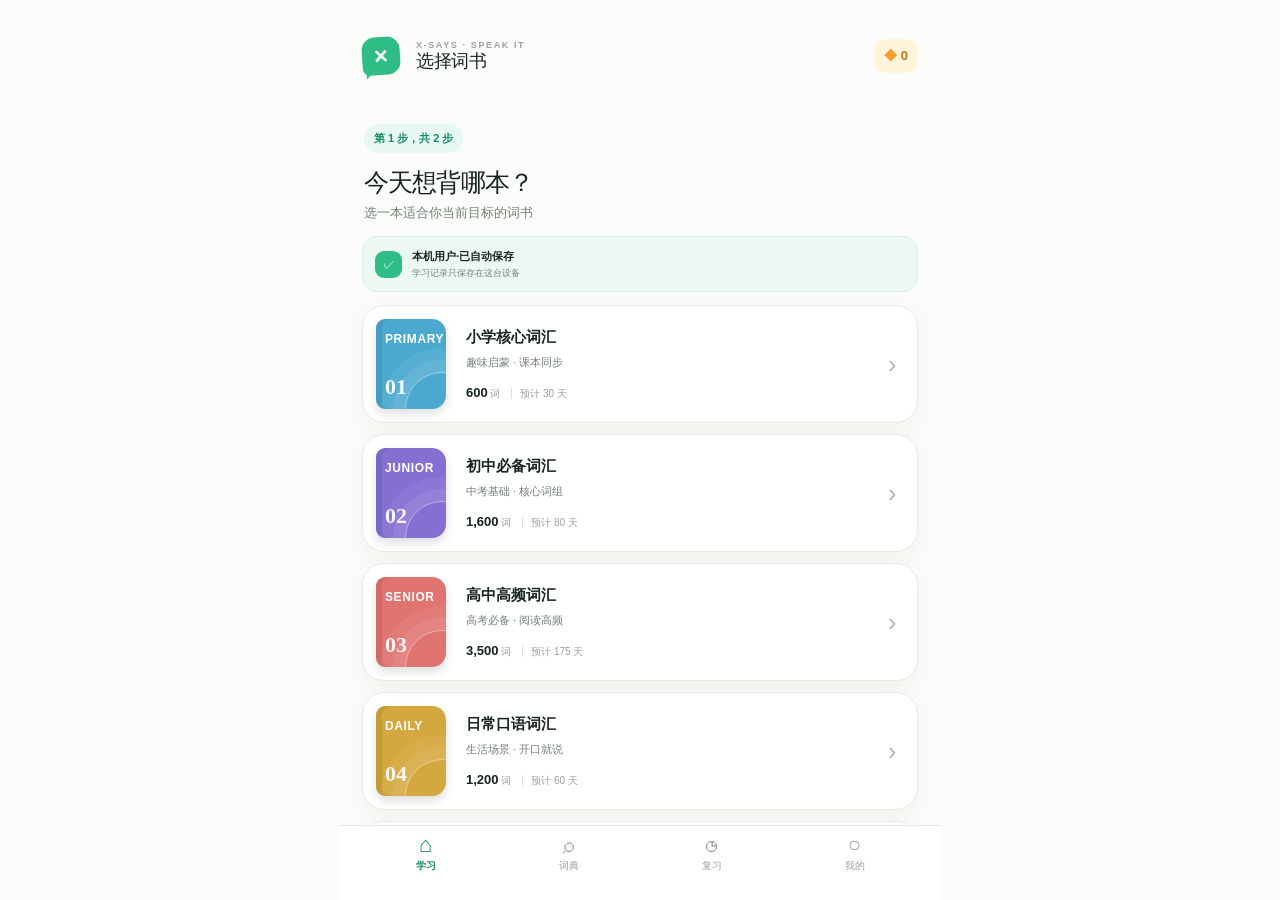
<file: index.html>
<!doctype html>
<html lang="zh-CN">
  <head>
    <meta charset="UTF-8" />
    <meta name="viewport" content="width=device-width, initial-scale=1.0, viewport-fit=cover" />
    <meta name="theme-color" content="#2ebd85" />
    <meta name="mobile-web-app-capable" content="yes" />
    <meta name="apple-mobile-web-app-capable" content="yes" />
    <meta name="apple-mobile-web-app-status-bar-style" content="default" />
    <meta name="apple-mobile-web-app-title" content="X-says" />
    <meta name="description" content="X-says：选词书、定节奏，用滑动单词卡轻松学习。" />
    <link rel="manifest" href="./manifest.webmanifest" />
    <link rel="icon" href="./xsays-icon.png" />
    <link rel="apple-touch-icon" href="./xsays-icon.png" />
    <title>X-says · 把单词说出来</title>
    <script type="module" crossorigin src="./assets/index-DDjdSrJ3.js"></script>
    <link rel="stylesheet" crossorigin href="./assets/index-CcMvavSY.css">
  </head>
  <body>
    <div id="root"></div>
  </body>
</html>
</file>
<file: assets/index-CcMvavSY.css>
/*! tailwindcss v4.2.1 | MIT License | https://tailwindcss.com */
@layer properties{@supports (((-webkit-hyphens:none)) and (not (margin-trim:inline))) or ((-moz-orient:inline) and (not (color:rgb(from red r g b)))){*,:before,:after,::backdrop{--tw-rotate-x:initial;--tw-rotate-y:initial;--tw-rotate-z:initial;--tw-skew-x:initial;--tw-skew-y:initial;--tw-border-style:solid;--tw-ordinal:initial;--tw-slashed-zero:initial;--tw-numeric-figure:initial;--tw-numeric-spacing:initial;--tw-numeric-fraction:initial;--tw-shadow:0 0 #0000;--tw-shadow-color:initial;--tw-shadow-alpha:100%;--tw-inset-shadow:0 0 #0000;--tw-inset-shadow-color:initial;--tw-inset-shadow-alpha:100%;--tw-ring-color:initial;--tw-ring-shadow:0 0 #0000;--tw-inset-ring-color:initial;--tw-inset-ring-shadow:0 0 #0000;--tw-ring-inset:initial;--tw-ring-offset-width:0px;--tw-ring-offset-color:#fff;--tw-ring-offset-shadow:0 0 #0000;--tw-outline-style:solid;--tw-blur:initial;--tw-brightness:initial;--tw-contrast:initial;--tw-grayscale:initial;--tw-hue-rotate:initial;--tw-invert:initial;--tw-opacity:initial;--tw-saturate:initial;--tw-sepia:initial;--tw-drop-shadow:initial;--tw-drop-shadow-color:initial;--tw-drop-shadow-alpha:100%;--tw-drop-shadow-size:initial;--tw-ease:initial}}}@layer theme{:root,:host{--font-sans:ui-sans-serif, system-ui, sans-serif, "Apple Color Emoji", "Segoe UI Emoji", "Segoe UI Symbol", "Noto Color Emoji";--font-mono:ui-monospace, SFMono-Regular, Menlo, Monaco, Consolas, "Liberation Mono", "Courier New", monospace;--spacing:.25rem;--ease-in-out:cubic-bezier(.4, 0, .2, 1);--default-transition-duration:.15s;--default-transition-timing-function:cubic-bezier(.4, 0, .2, 1);--default-font-family:var(--font-sans);--default-mono-font-family:var(--font-mono)}}@layer base{*,:after,:before,::backdrop{box-sizing:border-box;border:0 solid;margin:0;padding:0}::file-selector-button{box-sizing:border-box;border:0 solid;margin:0;padding:0}html,:host{-webkit-text-size-adjust:100%;tab-size:4;line-height:1.5;font-family:var(--default-font-family,ui-sans-serif, system-ui, sans-serif, "Apple Color Emoji", "Segoe UI Emoji", "Segoe UI Symbol", "Noto Color Emoji");font-feature-settings:var(--default-font-feature-settings,normal);font-variation-settings:var(--default-font-variation-settings,normal);-webkit-tap-highlight-color:transparent}hr{height:0;color:inherit;border-top-width:1px}abbr:where([title]){-webkit-text-decoration:underline dotted;text-decoration:underline dotted}h1,h2,h3,h4,h5,h6{font-size:inherit;font-weight:inherit}a{color:inherit;-webkit-text-decoration:inherit;-webkit-text-decoration:inherit;-webkit-text-decoration:inherit;-webkit-text-decoration:inherit;text-decoration:inherit}b,strong{font-weight:bolder}code,kbd,samp,pre{font-family:var(--default-mono-font-family,ui-monospace, SFMono-Regular, Menlo, Monaco, Consolas, "Liberation Mono", "Courier New", monospace);font-feature-settings:var(--default-mono-font-feature-settings,normal);font-variation-settings:var(--default-mono-font-variation-settings,normal);font-size:1em}small{font-size:80%}sub,sup{vertical-align:baseline;font-size:75%;line-height:0;position:relative}sub{bottom:-.25em}sup{top:-.5em}table{text-indent:0;border-color:inherit;border-collapse:collapse}:-moz-focusring{outline:auto}progress{vertical-align:baseline}summary{display:list-item}ol,ul,menu{list-style:none}img,svg,video,canvas,audio,iframe,embed,object{vertical-align:middle;display:block}img,video{max-width:100%;height:auto}button,input,select,optgroup,textarea{font:inherit;font-feature-settings:inherit;font-variation-settings:inherit;letter-spacing:inherit;color:inherit;opacity:1;background-color:#0000;border-radius:0}::file-selector-button{font:inherit;font-feature-settings:inherit;font-variation-settings:inherit;letter-spacing:inherit;color:inherit;opacity:1;background-color:#0000;border-radius:0}:where(select:is([multiple],[size])) optgroup{font-weight:bolder}:where(select:is([multiple],[size])) optgroup option{padding-inline-start:20px}::file-selector-button{margin-inline-end:4px}::placeholder{opacity:1}@supports (not ((-webkit-appearance:-apple-pay-button))) or (contain-intrinsic-size:1px){::placeholder{color:currentColor}@supports (color:color-mix(in lab, red, red)){::placeholder{color:color-mix(in oklab, currentcolor 50%, transparent)}}}textarea{resize:vertical}::-webkit-search-decoration{-webkit-appearance:none}::-webkit-date-and-time-value{min-height:1lh;text-align:inherit}::-webkit-datetime-edit{display:inline-flex}::-webkit-datetime-edit-fields-wrapper{padding:0}::-webkit-datetime-edit{padding-block:0}::-webkit-datetime-edit-year-field{padding-block:0}::-webkit-datetime-edit-month-field{padding-block:0}::-webkit-datetime-edit-day-field{padding-block:0}::-webkit-datetime-edit-hour-field{padding-block:0}::-webkit-datetime-edit-minute-field{padding-block:0}::-webkit-datetime-edit-second-field{padding-block:0}::-webkit-datetime-edit-millisecond-field{padding-block:0}::-webkit-datetime-edit-meridiem-field{padding-block:0}::-webkit-calendar-picker-indicator{line-height:1}:-moz-ui-invalid{box-shadow:none}button,input:where([type=button],[type=reset],[type=submit]){appearance:button}::file-selector-button{appearance:button}::-webkit-inner-spin-button{height:auto}::-webkit-outer-spin-button{height:auto}[hidden]:where(:not([hidden=until-found])){display:none!important}}@layer components;@layer utilities{.collapse{visibility:collapse}.invisible{visibility:hidden}.visible{visibility:visible}.absolute{position:absolute}.fixed{position:fixed}.relative{position:relative}.static{position:static}.sticky{position:sticky}.start{inset-inline-start:var(--spacing)}.end{inset-inline-end:var(--spacing)}.isolate{isolation:isolate}.container{width:100%}@media (width>=40rem){.container{max-width:40rem}}@media (width>=48rem){.container{max-width:48rem}}@media (width>=64rem){.container{max-width:64rem}}@media (width>=80rem){.container{max-width:80rem}}@media (width>=96rem){.container{max-width:96rem}}.block{display:block}.contents{display:contents}.flex{display:flex}.grid{display:grid}.hidden{display:none}.table{display:table}.shrink{flex-shrink:1}.grow{flex-grow:1}.transform{transform:var(--tw-rotate-x,) var(--tw-rotate-y,) var(--tw-rotate-z,) var(--tw-skew-x,) var(--tw-skew-y,)}.resize{resize:both}.rounded{border-radius:.25rem}.border{border-style:var(--tw-border-style);border-width:1px}.capitalize{text-transform:capitalize}.ordinal{--tw-ordinal:ordinal;font-variant-numeric:var(--tw-ordinal,) var(--tw-slashed-zero,) var(--tw-numeric-figure,) var(--tw-numeric-spacing,) var(--tw-numeric-fraction,)}.underline{text-decoration-line:underline}.shadow{--tw-shadow:0 1px 3px 0 var(--tw-shadow-color,#0000001a), 0 1px 2px -1px var(--tw-shadow-color,#0000001a);box-shadow:var(--tw-inset-shadow), var(--tw-inset-ring-shadow), var(--tw-ring-offset-shadow), var(--tw-ring-shadow), var(--tw-shadow)}.ring{--tw-ring-shadow:var(--tw-ring-inset,) 0 0 0 calc(1px + var(--tw-ring-offset-width)) var(--tw-ring-color,currentcolor);box-shadow:var(--tw-inset-shadow), var(--tw-inset-ring-shadow), var(--tw-ring-offset-shadow), var(--tw-ring-shadow), var(--tw-shadow)}.outline{outline-style:var(--tw-outline-style);outline-width:1px}.blur{--tw-blur:blur(8px);filter:var(--tw-blur,) var(--tw-brightness,) var(--tw-contrast,) var(--tw-grayscale,) var(--tw-hue-rotate,) var(--tw-invert,) var(--tw-saturate,) var(--tw-sepia,) var(--tw-drop-shadow,)}.invert{--tw-invert:invert(100%);filter:var(--tw-blur,) var(--tw-brightness,) var(--tw-contrast,) var(--tw-grayscale,) var(--tw-hue-rotate,) var(--tw-invert,) var(--tw-saturate,) var(--tw-sepia,) var(--tw-drop-shadow,)}.filter{filter:var(--tw-blur,) var(--tw-brightness,) var(--tw-contrast,) var(--tw-grayscale,) var(--tw-hue-rotate,) var(--tw-invert,) var(--tw-saturate,) var(--tw-sepia,) var(--tw-drop-shadow,)}.transition{transition-property:color,background-color,border-color,outline-color,text-decoration-color,fill,stroke,--tw-gradient-from,--tw-gradient-via,--tw-gradient-to,opacity,box-shadow,transform,translate,scale,rotate,filter,-webkit-backdrop-filter,backdrop-filter,display,content-visibility,overlay,pointer-events;transition-timing-function:var(--tw-ease,var(--default-transition-timing-function));transition-duration:var(--tw-duration,var(--default-transition-duration))}.ease-in-out{--tw-ease:var(--ease-in-out);transition-timing-function:var(--ease-in-out)}}:root{--ink:#17251f;--muted:#748078;--mint:#2ebd85;--mint-dark:#168c61;--mint-soft:#e6f8f0;--cream:#f5f3ec;--line:#e5e8e2}*{box-sizing:border-box}html,body{min-height:100%;margin:0}button,input{font:inherit}button{-webkit-tap-highlight-color:transparent}body{color:var(--ink);background:#e9eee8;font-family:PingFang SC,Microsoft YaHei,Noto Sans SC,Arial,sans-serif}.page-shell{background:#fbfcf9;justify-content:center;align-items:stretch;min-height:100vh;padding:0;display:flex}.phone-app{background:#fbfcf9;width:100%;max-width:600px;height:100dvh;min-height:0;position:relative;overflow:hidden}.app-header{grid-template-columns:42px 1fr 52px;align-items:center;gap:12px;height:102px;padding:20px 22px 10px;display:grid}.app-header h1{letter-spacing:-.02em;margin:1px 0 0;font-size:18px;line-height:1.1}.eyebrow{color:#9aa39d;letter-spacing:.18em;margin:0;font:700 9px/1.2 Arial}.icon-button{width:38px;height:38px;color:var(--ink);cursor:pointer;background:#eef3ee;border:0;border-radius:13px;place-items:center;font-size:28px;line-height:1;display:grid}.brand-dot{background:var(--mint);color:#fff;border-radius:13px 13px 13px 7px;place-items:center;width:38px;height:38px;font:900 24px/1 Arial;display:grid;position:relative;transform:rotate(-4deg)}.brand-dot:after{content:"";background:var(--mint);clip-path:polygon(0 0,100% 0,0 100%);width:10px;height:10px;position:absolute;bottom:-4px;left:3px}.streak{color:#be7b19;background:#fff4d9;border:0;border-radius:11px;justify-self:end;height:34px;padding:0 10px;font-size:13px;font-weight:800}.streak span{color:#ff9a2f}.content{scrollbar-width:none;height:calc(100% - 177px);padding:10px 22px 24px;overflow-y:auto}.content::-webkit-scrollbar{display:none}.welcome-copy{padding:12px 2px 14px}.mini-label{color:var(--mint-dark);background:var(--mint-soft);border-radius:20px;align-items:center;padding:6px 10px;font-size:11px;font-weight:700;display:inline-flex}.content h2,.welcome-copy h2{letter-spacing:-.035em;margin:14px 0 5px;font-size:25px;line-height:1.25}.welcome-copy p,.muted{color:var(--muted);margin:0;font-size:13px}.library-list{gap:11px;display:grid}.library-card{text-align:left;cursor:pointer;background:#fff;border:1px solid #e7e9e4;border-radius:22px;grid-template-columns:76px 1fr 16px;align-items:center;gap:14px;width:100%;min-height:118px;padding:13px;transition:transform .2s,border-color .2s,box-shadow .2s;display:grid;box-shadow:0 6px 22px #2340320e}.library-card:hover{border-color:#a9ddc7;transform:translateY(-2px);box-shadow:0 12px 30px #2340321a}.wordlist-screen{padding-top:5px}.wordlist-hero{border:1px solid var(--line);background:#fff;border-radius:22px;grid-template-columns:76px 1fr;align-items:center;gap:15px;margin:4px 0 14px;padding:14px;display:grid;box-shadow:0 8px 24px #2340320f}.wordlist-hero .book-cover{height:104px}.wordlist-hero-copy{min-width:0}.wordlist-hero h2{margin:8px 0 3px;font-size:20px}.wordlist-hero p{color:var(--muted);margin:0;font-size:11px}.wordlist-start{background:var(--ink);color:#fff;cursor:pointer;border:0;border-radius:10px;margin-top:10px;padding:8px 12px;font-size:10px;font-weight:800}.wordlist-start span{margin-left:4px}.word-search{height:46px;color:var(--mint-dark);background:#fff;border:1px solid #dfe7e1;border-radius:15px;grid-template-columns:28px 1fr;align-items:center;margin-bottom:11px;padding:0 13px;display:grid}.word-search>span{font-size:23px}.word-search input{width:100%;color:var(--ink);background:0 0;border:0;outline:0;font-size:13px}.word-search input::placeholder{color:#a8b0aa}.wordlist-summary{color:#7e8982;align-items:center;gap:4px;margin:2px 2px 8px;font-size:9px;display:flex}.wordlist-summary b{color:var(--ink);font-size:12px}.wordlist-summary span{color:#a1aaa4;margin-left:auto}.word-rows{gap:7px;margin:0;padding:0;list-style:none;display:grid}.word-rows li{background:#fff;border:1px solid #e6eae7;border-radius:15px;grid-template-columns:27px 1fr 34px;align-items:center;gap:7px;min-height:72px;padding:10px;display:grid}.word-rows li.expanded{border-color:#bfe3d3;box-shadow:0 7px 20px #2d5c4512}.word-order{color:#b4bbb6;font:700 9px Arial}.word-row-main{text-align:left;cursor:pointer;background:0 0;border:0;grid-template-columns:1fr 16px;align-items:center;gap:5px;min-width:0;padding:0;display:grid}.word-row-copy{grid-template-columns:auto 1fr;align-items:baseline;gap:0 8px;min-width:0;display:grid}.word-row-copy>b{font:700 16px Georgia,Times New Roman,serif}.word-row-copy>small{color:#87928b;white-space:nowrap;text-overflow:ellipsis;font:11px Georgia;overflow:hidden}.word-row-copy>p{color:#5e6962;white-space:nowrap;text-overflow:ellipsis;grid-column:1/3;margin:5px 0 0;font-size:10px;line-height:1.45;overflow:hidden}.word-row-copy em{color:var(--mint-dark);margin-right:5px;font-style:normal;font-weight:800}.word-row-chevron{color:#9ba69f;text-align:center;font-size:14px}.word-sound{background:var(--mint-soft);cursor:pointer;border:0;border-radius:10px;width:32px;height:32px}.word-row-example{background:#f4f7f4;border-radius:12px;grid-column:1/4;grid-template-columns:1fr auto;gap:5px 8px;margin-top:3px;padding:11px 12px;display:grid}.word-row-example>span{color:var(--mint-dark);letter-spacing:.14em;grid-column:1/3;font:700 7px Arial}.word-row-example q{color:#36443c;grid-column:1/3;font:italic 12px/1.5 Georgia}.word-row-example p{color:#77817b;margin:0;font-size:9px;line-height:1.45}.word-row-example button{color:var(--mint-dark);cursor:pointer;background:#fff;border:0;border-radius:8px;align-self:center;padding:6px 8px;font-size:8px;font-weight:700}.load-more{width:100%;color:var(--mint-dark);cursor:pointer;background:#fff;border:1px solid #d7e7df;border-radius:13px;margin:11px 0 3px;padding:12px;font-size:11px;font-weight:800}.wordlist-state{color:#7f8a83;justify-content:center;align-items:center;gap:8px;min-height:160px;font-size:11px;display:flex}.wordlist-state.error{color:#a55d57;flex-direction:column}.wordlist-state button{background:var(--ink);color:#fff;border:0;border-radius:10px;padding:9px 13px;font-weight:700}.loading-dot{border:2px solid #cce7db;border-top-color:var(--mint);border-radius:50%;width:14px;height:14px;animation:.8s linear infinite spin}.dictionary-source{text-align:center;color:#a0a8a3;margin:12px 0;font-size:8px}.wordlist-use{margin-bottom:8px}.primary-button:disabled{opacity:.55;cursor:wait;box-shadow:none}.book-cover{color:#fff;border-radius:9px 14px 14px 9px;flex-direction:column;justify-content:space-between;width:70px;height:90px;padding:11px 9px;display:flex;position:relative;overflow:hidden;box-shadow:inset 6px 0 #00000014,0 5px 10px #17251f24}.book-cover:after{content:"";border:1px solid #ffffff73;border-radius:50%;width:74px;height:74px;position:absolute;bottom:-37px;right:-33px;box-shadow:0 0 0 12px #ffffff14,0 0 0 24px #ffffff0f}.mint .book-cover{background:#3cbf8c}.blue .book-cover{background:#5781d8}.orange .book-cover{background:#e89355}.sky .book-cover{background:#4ba9cf}.violet .book-cover{background:#846fd3}.coral .book-cover{background:#df7470}.lemon .book-cover{background:#d4a83e}.book-cover b{letter-spacing:.05em;font-size:12px}.book-cover i{opacity:.9;font:800 22px/1 Georgia}.book-info{flex-direction:column;min-width:0;display:flex}.book-title{font-size:15px;font-weight:800}.book-subtitle{color:var(--muted);margin-top:5px;font-size:11px}.book-meta{color:#9ba29d;margin-top:13px;font-size:10px}.book-meta b{color:var(--ink);font-size:13px}.book-meta i{border-left:1px solid #ddd;margin-left:8px;padding-left:8px;font-style:normal}.arrow{color:#aeb7b1;font-size:25px}.import-link{width:100%;color:var(--mint-dark);cursor:pointer;background:0 0;border:0;padding:18px 0;font-size:13px;font-weight:700}.import-link span{background:var(--mint-soft);border-radius:8px;place-items:center;width:23px;height:23px;display:inline-grid}.local-save-note{background:#eef8f2;border:1px solid #d9eee3;border-radius:15px;align-items:center;gap:10px;margin:0 0 13px;padding:11px 12px;display:flex}.local-save-note>span{background:var(--mint);color:#fff;border-radius:9px;flex:none;place-items:center;width:27px;height:27px;font-size:12px;display:grid}.local-save-note p{text-align:left;flex-direction:column;gap:2px;margin:0;display:flex}.local-save-note b{font-size:11px}.local-save-note small{color:#738078;font-size:9px}.bottom-nav{border-top:1px solid var(--line);-webkit-backdrop-filter:blur(15px);backdrop-filter:blur(15px);background:#fffffff0;grid-template-columns:repeat(4,1fr);height:75px;padding:8px 14px 13px;display:grid;position:absolute;bottom:0;left:0;right:0}.bottom-nav button{color:#99a19b;cursor:pointer;background:0 0;border:0;flex-direction:column;align-items:center;gap:2px;display:flex}.bottom-nav span{font-size:22px;line-height:1}.bottom-nav small{font-size:10px}.bottom-nav .active{color:var(--mint-dark);font-weight:800}.plan-screen{padding-top:4px}.step-track{background:#e6ebe7;border-radius:4px;width:100%;height:3px;margin:5px 0 18px;overflow:hidden}.step-track span{background:var(--mint);height:100%;display:block}.selected-book{background:#f0f5f0;border-radius:17px;grid-template-columns:45px 1fr auto;align-items:center;gap:11px;margin:21px 0 13px;padding:11px;display:grid}.tiny-cover{color:#fff;border-radius:6px 9px 9px 6px;place-items:center;width:42px;height:52px;font:700 8px Arial;display:grid;box-shadow:inset 4px 0 #00000014}.tiny-cover.mint{background:#3cbf8c}.tiny-cover.blue{background:#5781d8}.tiny-cover.orange{background:#e89355}.tiny-cover.sky{background:#4ba9cf}.tiny-cover.violet{background:#846fd3}.tiny-cover.coral{background:#df7470}.tiny-cover.lemon{background:#d4a83e}.selected-book span:nth-child(2){flex-direction:column;gap:3px;display:flex}.selected-book small{color:#89928c;font-size:9px}.selected-book b{font-size:13px}.selected-book button{color:var(--mint-dark);cursor:pointer;background:#fff;border:0;border-radius:9px;padding:7px 9px;font-size:11px;font-weight:700}.number-panel{border:1px solid var(--line);background:#fff;border-radius:22px;padding:19px 18px 15px;box-shadow:0 8px 22px #2340320d}.panel-title{font-size:12px;font-weight:700;display:block}.daily-number{align-items:baseline;gap:7px;margin:8px 0 12px;display:flex}.daily-number b{color:var(--mint-dark);font:800 43px/1 Arial}.daily-number span{color:var(--muted);font-size:12px}input[type=range]{--range-progress:25%;appearance:none;background:linear-gradient(to right,var(--mint) 0,var(--mint) var(--range-progress),#e5ebe7 var(--range-progress),#e5ebe7 100%);border-radius:5px;outline:none;width:100%;height:5px}input[type=range]::-webkit-slider-thumb{appearance:none;border:6px solid var(--mint);background:#fff;border-radius:50%;width:21px;height:21px;box-shadow:0 2px 6px #9bb8aa}.range-labels{color:#abb2ad;justify-content:space-between;margin-top:8px;font-size:9px;display:flex}.plan-summary{grid-template-columns:1fr 1fr;gap:9px;margin:12px 0;display:grid}.plan-summary>div{background:#f6f6f1;border-radius:14px;align-items:center;gap:8px;padding:12px;display:flex}.plan-summary>div>span{color:var(--mint-dark);font-size:18px}.plan-summary p{flex-direction:column;margin:0;display:flex}.plan-summary b{font-size:12px}.plan-summary small{color:#929b95;margin-top:2px;font-size:8px}.primary-button{background:var(--ink);color:#fff;cursor:pointer;border:0;border-radius:16px;width:100%;padding:15px;font-weight:800;box-shadow:0 8px 20px #17251f33}.primary-button span{margin-left:6px}.tip-line{text-align:center;color:#9aa39d;margin:11px 0;font-size:9px}.tip-line:first-letter{color:var(--mint)}.study-screen{background:linear-gradient(#f2f6f1,#f9faf6);outline:none;height:100%;padding:24px 18px 19px}.study-topline{grid-template-columns:34px 1fr 40px;align-items:center;gap:12px;height:45px;display:grid}.study-topline button{color:#718078;cursor:pointer;background:0 0;border:0;font-size:27px}.study-progress{background:#dfe8e2;border-radius:5px;height:5px;overflow:hidden}.study-progress span{background:var(--mint);border-radius:5px;height:100%;transition:width .3s;display:block}.study-topline>b{text-align:right;font:800 14px Arial}.study-topline small{color:#9aa39d;font-size:10px}.card-stage{place-items:center;height:calc(100% - 185px);min-height:480px;padding:16px 3px;display:grid;position:relative}.behind-card{background:#fff;border:1px solid #e5eae6;border-radius:29px;width:88%;height:86%;position:absolute}.behind-card.second{opacity:.55;transform:translateY(17px)scale(.93)}.behind-card.first{opacity:.8;transform:translateY(9px)scale(.965)}.word-card{touch-action:none;-webkit-user-select:none;user-select:none;cursor:grab;background:#fff;border:1px solid #e5e9e5;border-radius:30px;width:100%;height:92%;max-height:560px;transition:transform .2s;position:relative;overflow:hidden;box-shadow:0 22px 55px #2d4c3d21}.word-card.dragging{cursor:grabbing;transition:none}.word-card:before{content:"";border:1px solid #e6f6ef;border-radius:50%;width:170px;height:170px;position:absolute;top:-75px;right:-75px;box-shadow:0 0 0 22px #f8fcfa,0 0 0 44px #fbfdfc}.word-main{z-index:1;text-align:center;flex-direction:column;align-items:center;height:100%;padding:86px 27px 25px;display:flex;position:relative}.word-tag{letter-spacing:.12em;color:var(--mint-dark);background:var(--mint-soft);border-radius:12px;padding:5px 8px;font:700 9px Arial}.word-main h2{letter-spacing:-.03em;margin:27px 0 8px;font:700 37px/1.15 Georgia,Times New Roman,serif}.sound-button{background:var(--mint-soft);width:38px;height:38px;color:var(--mint-dark);cursor:pointer;border:0;border-radius:50%;font-size:18px}.phonetic{color:#758079;margin:10px 0;font:14px Georgia}.tap-hint{color:#9aa39d;margin-top:auto;font-size:10px}.tap-hint span{color:var(--mint);font-size:15px}.definition{width:100%;margin-top:20px}.definition>p{font-size:14px;line-height:1.8}.definition>p b{color:var(--mint-dark);margin-right:5px}.example{text-align:left;background:#f5f7f3;border-radius:16px;flex-direction:column;gap:7px;margin-top:18px;padding:16px;display:flex}.example>span{letter-spacing:.15em;color:var(--mint-dark);font:700 8px Arial}.example q{font:italic 14px/1.5 Georgia}.example small{color:#7f8983;font-size:10px}.reveal{animation:.25s reveal}.card-index{color:#d3d8d4;letter-spacing:.1em;font:700 11px Arial;position:absolute;bottom:21px;left:24px}.swipe-stamp{z-index:3;opacity:.72;background:#ffffffeb;border:1px solid;border-radius:999px;padding:6px 9px;font-size:10px;font-weight:800;transition:opacity .12s,transform .12s,background .12s;position:absolute;top:18px}.swipe-stamp.left{color:#c9615a;left:18px}.swipe-stamp.right{color:var(--mint-dark);right:18px}.swipe-stamp.show{opacity:1;background:#fff;transform:scale(1.08)}.swipe-instruction{color:#9ca59f;justify-content:space-between;align-items:center;padding:0 16px;font-size:9px;display:flex}.swipe-instruction>span:first-child{color:#bd6a64}.swipe-instruction>span:last-child{color:var(--mint-dark)}.swipe-instruction i{color:#b9bfbb;font-style:normal}.answer-actions{grid-template-columns:1fr 1fr;gap:11px;margin-top:13px;display:grid}.answer-actions button{text-align:left;cursor:pointer;background:#fff;border-radius:17px;grid-template-rows:1fr 1fr;grid-template-columns:32px 1fr;align-items:center;height:58px;padding:8px 13px;display:grid}.answer-actions span{border-radius:50%;grid-row:1/3;place-items:center;width:29px;height:29px;font-size:16px;display:grid}.answer-actions b{align-self:end;font-size:12px}.answer-actions small{color:#9ca59f;align-self:start;font-size:8px}.again-button{color:#a5544e;border:1px solid #f1d8d4}.again-button span{background:#fff0ee}.know-button{color:var(--mint-dark);border:1px solid #ccebdd}.know-button span{background:var(--mint-soft)}.done-screen{text-align:center;padding-top:55px}.success-mark{background:var(--mint);color:#fff;width:80px;height:80px;box-shadow:0 0 0 13px var(--mint-soft);border-radius:50%;place-items:center;margin:0 auto 20px;font-size:34px;display:grid}.done-screen>p{color:var(--muted);font-size:13px}.result-card{border:1px solid var(--line);background:#fff;border-radius:21px;grid-template-columns:repeat(3,1fr);margin:28px 0 13px;padding:20px 8px;display:grid}.result-card div{border-right:1px solid var(--line);flex-direction:column;display:flex}.result-card div:last-child{border:0}.result-card b{color:var(--mint-dark);font:800 24px Arial}.result-card small{color:#8d9690;margin-top:5px;font-size:9px}.quote-card{text-align:left;background:#f3f3ed;border-radius:18px;margin-bottom:18px;padding:18px;display:flex}.quote-card>span{color:#b9d9cb;font:42px Georgia}.quote-card p{margin:4px 0;font:italic 14px/1.5 Georgia}.quote-card small{color:#868f89;margin-top:7px;font:10px/1.5 sans-serif;display:block}.profile-hero{text-align:center;padding:35px 0 20px}.profile-hero>span{background:var(--mint);color:#fff;border-radius:24px;place-items:center;width:70px;height:70px;margin:auto;font:700 26px Arial;display:grid}.profile-hero h2{margin-bottom:3px;font-size:21px}.profile-hero p{color:#a05f13;background:#fff2d7;border-radius:12px;padding:5px 9px;font-size:11px;display:inline-block}.profile-grid{grid-template-columns:1fr 1fr;gap:10px;margin-bottom:18px;display:grid}.profile-grid div{border:1px solid var(--line);background:#fff;border-radius:18px;flex-direction:column;align-items:center;padding:17px;display:flex}.profile-grid b{font:800 25px Arial}.profile-grid small{color:var(--muted);margin-top:4px;font-size:9px}.settings-row{text-align:left;border:0;border-bottom:1px solid var(--line);cursor:pointer;background:0 0;grid-template-columns:32px 1fr auto;align-items:center;width:100%;padding:17px 5px;display:grid}.settings-row>span{color:var(--mint-dark);font-size:20px}.settings-row b{font-size:13px}.settings-row small{color:#879089;font-size:10px}.desktop-note{width:390px}.note-logo{border-radius:17px;width:54px;height:54px;font-size:22px;box-shadow:0 9px 22px #2ebd8547}.desktop-note h2{letter-spacing:-.055em;margin:26px 0 14px;font-size:45px;line-height:1.18}.desktop-note p{color:#68746d;letter-spacing:.08em;font-size:14px}.desktop-note>small{color:#88928c;margin-top:16px;font-size:11px;display:block}.gesture-demo{color:#8b9690;align-items:center;gap:17px;margin-top:60px;display:flex}.gesture-demo i{background:#fff;border-radius:22px;width:126px;height:164px;animation:3s ease-in-out infinite float;display:block;transform:rotate(-5deg);box-shadow:-20px 10px #ffffff80,20px 10px #ffffff80,0 18px 38px #304b3e1f}.gesture-demo span{font-size:25px}@keyframes reveal{0%{opacity:0;transform:translateY(7px)}to{opacity:1;transform:none}}@keyframes float{50%{transform:translateY(-8px)rotate(4deg)}}@keyframes spin{to{transform:rotate(360deg)}}.profile-hero>span{border-radius:24px 24px 24px 10px;font-size:34px}.profile-hero>small{color:#909a94;margin-top:9px;font-size:9px;display:block}.profile-grid{grid-template-columns:repeat(3,1fr);gap:8px}.profile-grid div{padding:15px 5px}.profile-grid b{font-size:23px}.profile-grid small{font-size:8px}.danger-row{color:#ad5b55;margin-top:12px}.danger-row>span{color:#ad5b55}.study-screen{height:100svh;min-height:0;padding:14px 18px max(10px,env(safe-area-inset-bottom));display:block;position:relative;overflow:hidden}.study-topline{height:42px}.card-stage{height:auto;min-height:0;padding:4px 3px;position:absolute;inset:62px 18px 154px}.word-card{height:calc(100% - 6px);min-height:0}.swipe-instruction{min-height:16px;position:absolute;bottom:82px;left:18px;right:18px}.answer-actions{right:18px;bottom:max(10px,env(safe-area-inset-bottom));z-index:20;background:#f9faf6;margin:0;padding:0;position:absolute;left:18px}.pronunciation-actions{justify-content:center;align-items:center;display:flex}.pronunciation-actions button{cursor:pointer;border-radius:12px;justify-content:center;align-items:center;gap:5px;height:38px;padding:0 12px;display:flex}.pronunciation-actions button span{font-size:14px}.pronunciation-actions button b{white-space:nowrap;font-size:10px}.sound-button{background:var(--mint-soft);width:auto;min-width:96px;color:var(--mint-dark);border:1px solid #ccebdc}.language-overlay{z-index:80;-webkit-backdrop-filter:blur(3px);backdrop-filter:blur(3px);background:#121f196b;align-items:flex-end;display:flex;position:absolute;inset:0}.language-sheet{width:100%;padding:10px 20px max(20px,env(safe-area-inset-bottom));background:#fbfcf9;border-radius:26px 26px 0 0;animation:.22s sheet-up;box-shadow:0 -16px 50px #17251f2e}.sheet-handle{background:#ccd3ce;border-radius:4px;width:38px;height:4px;margin:0 auto 15px}.language-sheet h2{margin:0;font-size:21px}.language-sheet>p{color:var(--muted);margin:5px 0 14px;font-size:11px}.language-list{gap:8px;display:grid}.language-list button{border:1px solid var(--line);text-align:left;cursor:pointer;background:#fff;border-radius:15px;grid-template-columns:42px 1fr 20px;align-items:center;gap:10px;width:100%;padding:11px;display:grid}.language-list button>span{color:#526159;background:#eef3ef;border-radius:12px;place-items:center;width:39px;height:39px;font:800 10px Arial;display:grid}.language-list button>p{flex-direction:column;gap:3px;margin:0;display:flex}.language-list button b{font-size:12px}.language-list button small{color:#8b948e;font-size:9px}.language-list button i{color:#a4aca7;font-style:normal}.language-list button.selected{background:#f1faf5;border-color:#9bdbc0}.language-list button.selected>span{background:var(--mint);color:#fff}.language-list button.selected i{color:var(--mint-dark);font-weight:900}.sheet-close{background:var(--ink);color:#fff;cursor:pointer;border:0;border-radius:14px;width:100%;margin-top:13px;padding:13px;font-weight:800}.example-actions{margin-top:4px;display:flex}.example-actions button{color:#486057;cursor:pointer;background:#fff;border:1px solid #dce8e1;border-radius:9px;width:100%;padding:8px 10px;font-size:9px;font-weight:700}.example-source{white-space:nowrap;text-overflow:ellipsis;line-height:1.35;overflow:hidden;color:#a3aaa5!important;font-size:7px!important}.definition-info-button{color:#647069;cursor:pointer;background:#eef3ef;border:0;border-radius:10px;justify-content:center;align-items:center;gap:5px;margin-top:10px;padding:6px 9px;font-size:8px;font-weight:700;display:inline-flex}.definition-info-button span{border:1px solid #9ba8a0;border-radius:50%;place-items:center;width:15px;height:15px;font:700 9px Georgia;display:grid}.definition-overlay{z-index:95;-webkit-backdrop-filter:blur(4px);backdrop-filter:blur(4px);background:#121f1975;place-items:center;padding:24px;display:grid;position:absolute;inset:0}.definition-dialog{background:#fff;border-radius:24px;width:min(100%,360px);padding:24px 21px 18px;animation:.2s definition-pop;position:relative;box-shadow:0 22px 70px #14281e47}.definition-close{color:#657169;cursor:pointer;background:#eef2ef;border:0;border-radius:10px;width:31px;height:31px;font-size:22px;position:absolute;top:12px;right:12px}.definition-dialog h2{margin:15px 0 10px;font:700 29px Georgia,Times New Roman,serif}.definition-dialog>p{color:#34433b;background:#f4f7f4;border-radius:14px;margin:0;padding:14px;font:14px/1.65 Georgia,Times New Roman,serif}.definition-dialog>small{color:#7c8780;margin:11px 2px;font-size:10px;line-height:1.5;display:block}.definition-done{background:var(--ink);color:#fff;cursor:pointer;border:0;border-radius:13px;width:100%;margin-top:7px;padding:12px;font-weight:800}.dictionary-screen{padding-top:4px}.dictionary-intro{padding:8px 2px 12px}.dictionary-intro h2{margin:12px 0 4px;font-size:24px}.dictionary-intro p{color:var(--muted);margin:0;font-size:11px;line-height:1.5}.dictionary-search{height:50px;color:var(--mint-dark);background:#fff;border:1px solid #cfe4da;border-radius:16px;grid-template-columns:29px 1fr 28px;align-items:center;padding:0 12px;display:grid;box-shadow:0 8px 22px #2340320f}.dictionary-search>span{font-size:23px}.dictionary-search input{min-width:0;color:var(--ink);background:0 0;border:0;outline:0;font-size:14px}.dictionary-search>button{color:#768078;cursor:pointer;background:#eef2ef;border:0;border-radius:9px;width:27px;height:27px;font-size:18px}.dictionary-modes{grid-template-columns:repeat(3,1fr);gap:6px;margin:8px 0 11px;display:grid}.dictionary-modes button{color:#7b867f;cursor:pointer;background:#fff;border:1px solid #e0e6e2;border-radius:10px;padding:8px 3px;font-size:9px;font-weight:700}.dictionary-modes button.active{background:var(--mint-soft);color:var(--mint-dark);border-color:#9fd7bf}.dictionary-download-card{background:#fff9e9;border:1px solid #eadfbe;border-radius:14px;grid-template-columns:34px 1fr auto;align-items:center;gap:9px;margin-bottom:10px;padding:11px;display:grid}.dictionary-download-card>span{color:#7b5b12;background:#f3d98b;border-radius:10px;place-items:center;width:32px;height:32px;font-size:18px;display:grid}.dictionary-download-card>div{flex-direction:column;gap:2px;min-width:0;display:flex}.dictionary-download-card b{font-size:10px}.dictionary-download-card small{color:#8c7b52;white-space:nowrap;text-overflow:ellipsis;font-size:7px;overflow:hidden}.dictionary-download-card a{color:#fff;background:#6f581e;border-radius:9px;padding:7px 9px;font-size:8px;font-weight:800;text-decoration:none}.dictionary-quick{scrollbar-width:none;align-items:center;gap:5px;margin-bottom:9px;display:flex;overflow-x:auto}.dictionary-quick>span{color:#8a948d;flex:none;font-size:8px}.dictionary-quick button{color:#526159;cursor:pointer;background:#eef3ef;border:0;border-radius:9px;flex:none;padding:6px 8px;font-size:8px}.dictionary-state{color:#869089;text-align:center;justify-content:center;align-items:center;gap:8px;min-height:145px;font-size:10px;display:flex}.dictionary-state.error{color:#ab5d57}.dictionary-result-summary{color:#7e8982;align-items:center;gap:4px;margin:3px 2px 8px;font-size:9px;display:flex}.dictionary-result-summary b{color:var(--ink);font-size:12px}.dictionary-result-summary span{color:var(--mint-dark);margin-left:auto}.dictionary-results{gap:8px;display:grid}.dictionary-results article{background:#fff;border:1px solid #e3e8e4;border-radius:17px;padding:13px;box-shadow:0 5px 16px #2340320b}.dictionary-results article>header{justify-content:space-between;align-items:center;display:flex}.dictionary-results article>header>div{align-items:baseline;gap:9px;min-width:0;display:flex}.dictionary-results h3{margin:0;font:700 19px Georgia,Times New Roman,serif}.dictionary-results header small{color:#849087;white-space:nowrap;text-overflow:ellipsis;font:11px Georgia;overflow:hidden}.dictionary-results header button{background:var(--mint-soft);cursor:pointer;border:0;border-radius:10px;flex:none;width:31px;height:31px}.dictionary-meaning{color:#46534b;margin:7px 0;font-size:10px;line-height:1.55}.dictionary-meaning b{color:var(--mint-dark);margin-right:5px}.dictionary-example{background:#f5f7f4;border-radius:11px;grid-template-columns:1fr auto;gap:3px 8px;padding:9px 10px;display:grid}.dictionary-example q{color:#39463f;grid-column:1/3;font:italic 11px/1.45 Georgia}.dictionary-example span{color:#7d8781;font-size:8px;line-height:1.4}.dictionary-example button{color:var(--mint-dark);cursor:pointer;background:#fff;border:0;border-radius:8px;align-self:center;padding:6px 8px;font-size:8px;font-weight:700}.dictionary-results footer{gap:4px;margin-top:7px;display:flex}.dictionary-results footer span{color:#7a857e;background:#eef2ef;border-radius:6px;padding:3px 5px;font-size:6px;font-weight:700}@keyframes sheet-up{0%{opacity:0;transform:translateY(30px)}to{opacity:1;transform:none}}@keyframes definition-pop{0%{opacity:0;transform:translateY(10px)scale(.97)}to{opacity:1;transform:none}}.word-rows li{background:linear-gradient(90deg,#dff5e9 0 50%,#fae8e5 50% 100%);min-height:86px;padding:0;display:block;position:relative;overflow:hidden}.word-row-swipe-bg{color:#fff;letter-spacing:.04em;justify-content:space-between;align-items:center;padding:0 17px;font-size:9px;font-weight:900;display:flex;position:absolute;inset:0}.word-row-swipe-bg span:first-child{color:#297755}.word-row-swipe-bg span:last-child{color:#a85149}.word-row-front{z-index:1;will-change:transform;background:#fff;grid-template-columns:27px minmax(0,1fr) 34px;align-items:center;gap:7px;min-height:84px;padding:10px;transition:transform .18s;display:grid;position:relative}.word-row-front.dragging{transition:none}.word-row-main{touch-action:pan-y;-webkit-user-select:none;user-select:none}.word-row-swipe-hint{color:#9ba49e;pointer-events:none;grid-column:1/4;grid-template-columns:1fr auto 1fr;align-items:center;margin-top:1px;font-size:7px;font-weight:800;display:grid}.word-row-swipe-hint span:first-child{color:#b26962;text-align:left}.word-row-swipe-hint span:last-child{color:#4d8b70;text-align:right}.word-row-swipe-hint b{color:#637169;background:#eef3ef;border-radius:6px;padding:2px 6px;font-size:7px}.word-rows li.status-known{border-color:#a9dbc5}.word-rows li.status-known .word-row-swipe-hint b{color:#2d7958;background:#e1f4e9}.word-rows li.status-review{border-color:#ecc7c2}.word-rows li.status-review .word-row-swipe-hint b{color:#a25750;background:#fae9e6}@media (width<=900px){.page-shell{display:block}.phone-app{max-width:none;min-height:0}}@media (height<=700px){.study-screen{padding-top:8px}.study-topline{height:38px}.card-stage{top:48px;bottom:140px}.swipe-instruction{bottom:72px}.word-main{padding:34px 22px 17px}.word-main h2{margin:15px 0 6px;font-size:32px}.definition{margin-top:9px}.definition>p{margin:4px 0;line-height:1.55}.example{gap:4px;margin-top:8px;padding:11px}.answer-actions{bottom:max(7px,env(safe-area-inset-bottom))}.answer-actions button{height:50px}.content{padding-bottom:16px}.library-card{min-height:105px}.book-cover{height:80px}}@media (prefers-reduced-motion:reduce){*,:before,:after{transition-duration:.01ms!important;animation-duration:.01ms!important}}@property --tw-rotate-x{syntax:"*";inherits:false}@property --tw-rotate-y{syntax:"*";inherits:false}@property --tw-rotate-z{syntax:"*";inherits:false}@property --tw-skew-x{syntax:"*";inherits:false}@property --tw-skew-y{syntax:"*";inherits:false}@property --tw-border-style{syntax:"*";inherits:false;initial-value:solid}@property --tw-ordinal{syntax:"*";inherits:false}@property --tw-slashed-zero{syntax:"*";inherits:false}@property --tw-numeric-figure{syntax:"*";inherits:false}@property --tw-numeric-spacing{syntax:"*";inherits:false}@property --tw-numeric-fraction{syntax:"*";inherits:false}@property --tw-shadow{syntax:"*";inherits:false;initial-value:0 0 #0000}@property --tw-shadow-color{syntax:"*";inherits:false}@property --tw-shadow-alpha{syntax:"<percentage>";inherits:false;initial-value:100%}@property --tw-inset-shadow{syntax:"*";inherits:false;initial-value:0 0 #0000}@property --tw-inset-shadow-color{syntax:"*";inherits:false}@property --tw-inset-shadow-alpha{syntax:"<percentage>";inherits:false;initial-value:100%}@property --tw-ring-color{syntax:"*";inherits:false}@property --tw-ring-shadow{syntax:"*";inherits:false;initial-value:0 0 #0000}@property --tw-inset-ring-color{syntax:"*";inherits:false}@property --tw-inset-ring-shadow{syntax:"*";inherits:false;initial-value:0 0 #0000}@property --tw-ring-inset{syntax:"*";inherits:false}@property --tw-ring-offset-width{syntax:"<length>";inherits:false;initial-value:0}@property --tw-ring-offset-color{syntax:"*";inherits:false;initial-value:#fff}@property --tw-ring-offset-shadow{syntax:"*";inherits:false;initial-value:0 0 #0000}@property --tw-outline-style{syntax:"*";inherits:false;initial-value:solid}@property --tw-blur{syntax:"*";inherits:false}@property --tw-brightness{syntax:"*";inherits:false}@property --tw-contrast{syntax:"*";inherits:false}@property --tw-grayscale{syntax:"*";inherits:false}@property --tw-hue-rotate{syntax:"*";inherits:false}@property --tw-invert{syntax:"*";inherits:false}@property --tw-opacity{syntax:"*";inherits:false}@property --tw-saturate{syntax:"*";inherits:false}@property --tw-sepia{syntax:"*";inherits:false}@property --tw-drop-shadow{syntax:"*";inherits:false}@property --tw-drop-shadow-color{syntax:"*";inherits:false}@property --tw-drop-shadow-alpha{syntax:"<percentage>";inherits:false;initial-value:100%}@property --tw-drop-shadow-size{syntax:"*";inherits:false}@property --tw-ease{syntax:"*";inherits:false}
</file>
